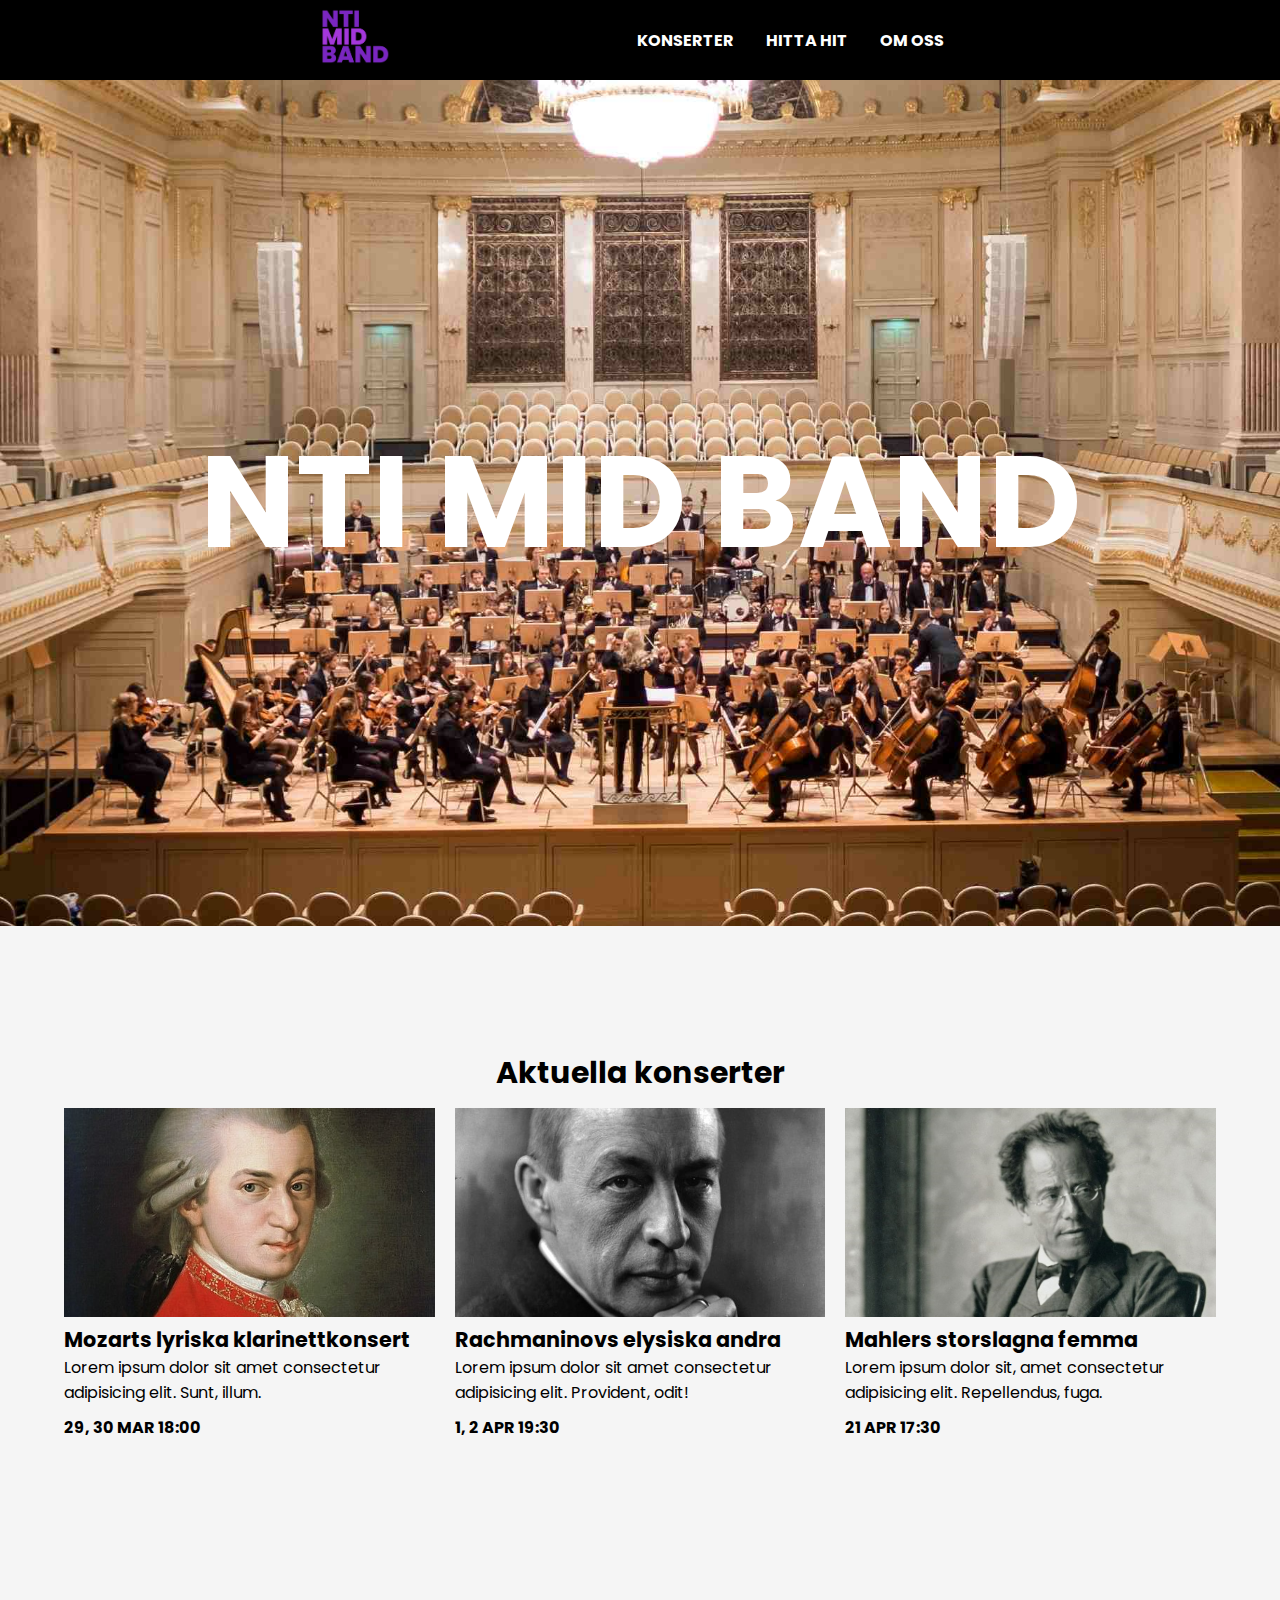
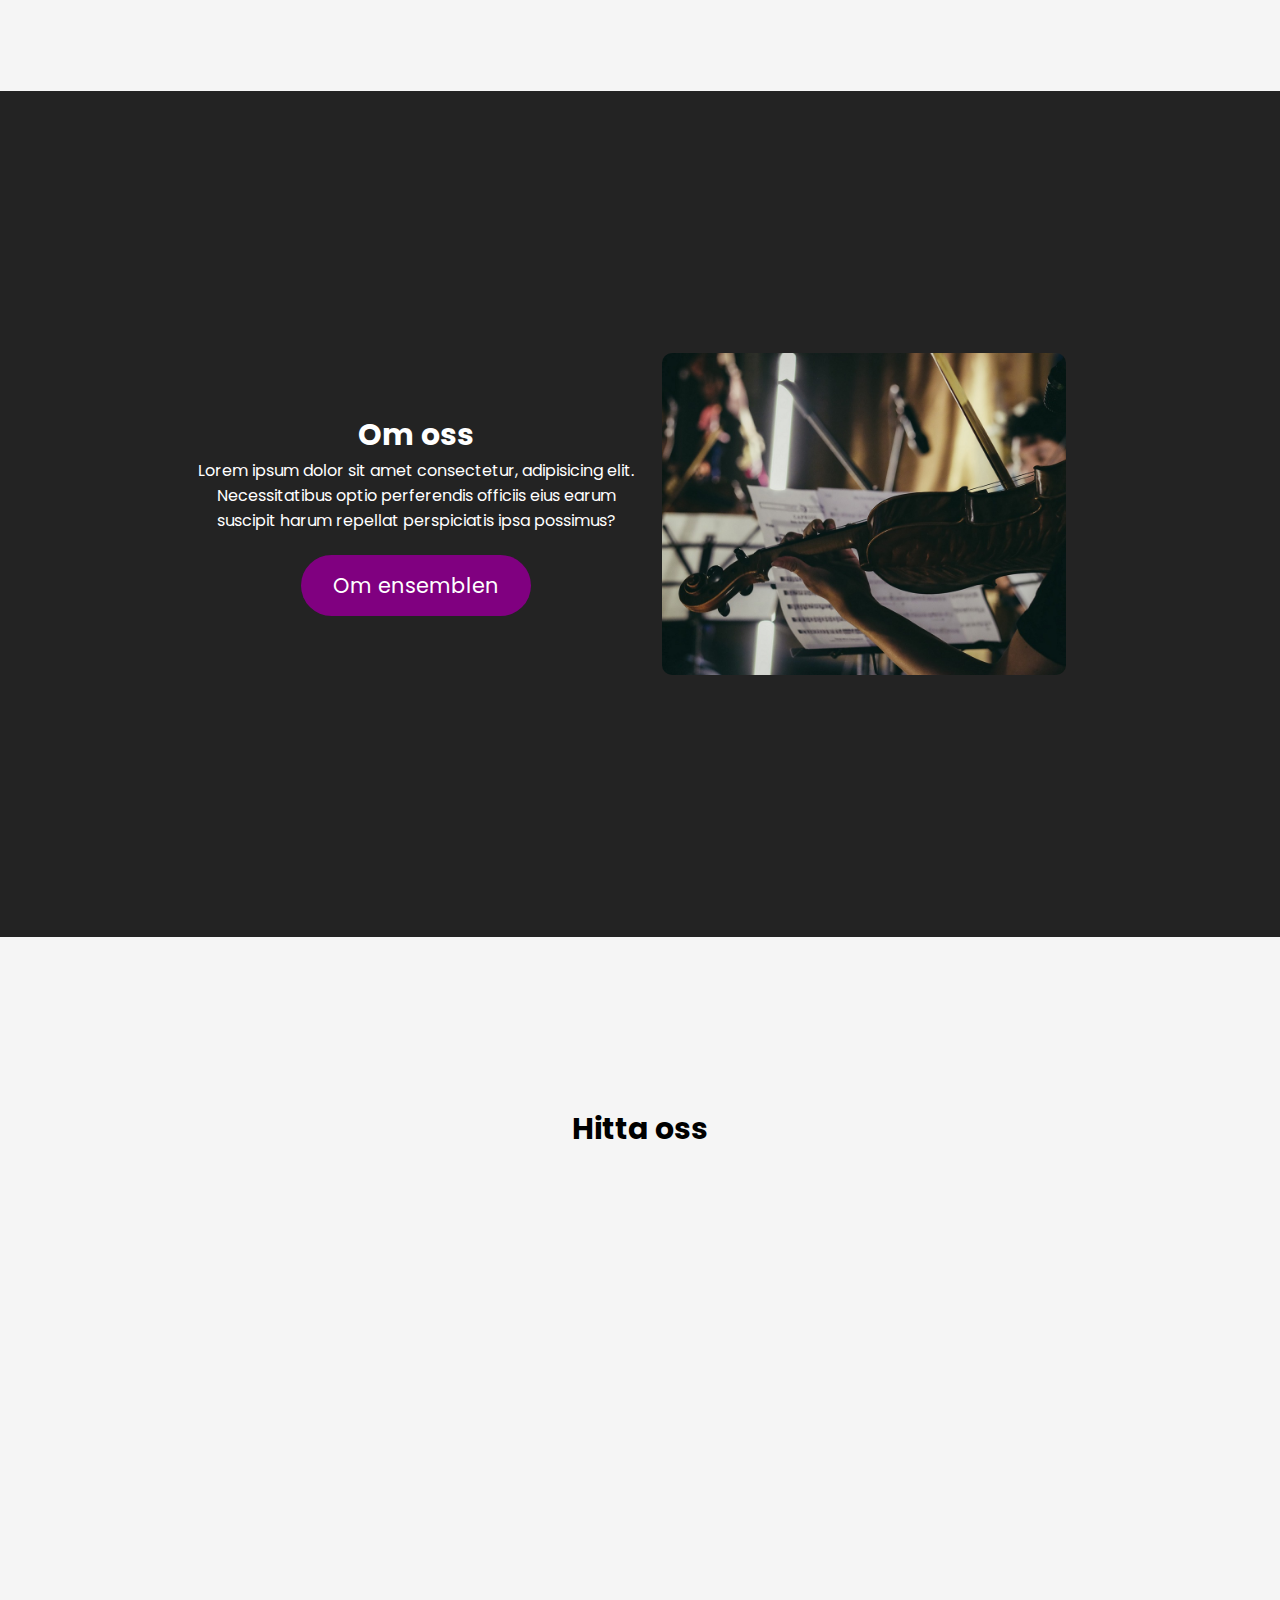
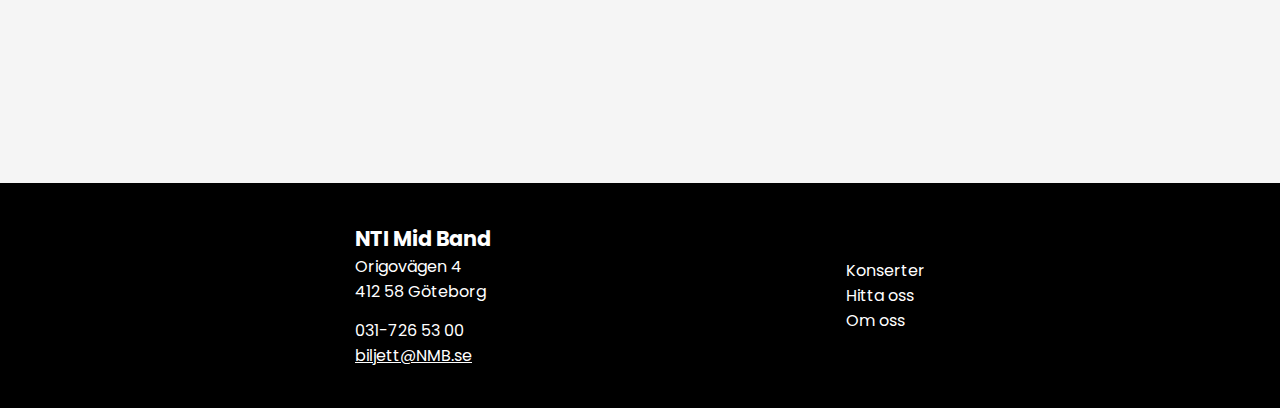
<file: index.html>
<!DOCTYPE html>
<html lang="en">
<head>
    <meta charset="UTF-8">
    <meta http-equiv="X-UA-Compatible" content="IE=edge">
    <meta name="viewport" content="width=device-width, initial-scale=1.0">

    <link rel="stylesheet" href="https://unpkg.com/swiper@8/swiper-bundle.min.css"/>

    <link rel="stylesheet" href="css/style.css">
    <title>NTI Mid Band</title>
    <link rel="icon" href="img/misc/logo_trans_comp.png">
</head>

<body>
  <nav class="top-nav">
    <div>
      <a class="header_link" href="index.html"><img id="logo" src="img/misc/logo_trans_comp.png" alt="logo"></a>
    </div>

    <input id="menu-toggle" type="checkbox"/>

    <label class='menu-button-container' for="menu-toggle">
      <span  
        class='menu-button'>
      </span>
    </label>
  

    <ul class="menu">
        <li><a class="header_link" href="konserter.html">Konserter</a></li>
        <li><a class="header_link" href="hitta_hit.html">Hitta hit</a></li>
        <li><a class="header_link" href="om_oss.html">Om oss</a></li>
    </ul>
  </nav>

  <section id="titel" class="standard_section">
    <h1>NTI MID BAND</h1>
  </section>

  <section class="standard_section konsert_boxer">
    <!-- Desktop -->
    <h2>Aktuella konserter</h2>
    <section class="inner_box index_konserter">
      <article class="konsert_box">
        <img src="img/personer/mozart.jpg" alt="Bild på Mozart">
        <section>
          <h3>Mozarts lyriska klarinettkonsert</h3>
          <p>Lorem ipsum dolor sit amet consectetur adipisicing elit. Sunt, illum.</p>
          <p><strong>29, 30 MAR 18:00</strong></p>

          <button class="konsert_button">Köp biljett</button>        
        </section>
      </article>

      <article class="konsert_box">
        <img src="img/personer/rach.jpg" alt="Bild på Rachmaninov">
        <section>
          <h3>Rachmaninovs elysiska andra </h3>
          <p>Lorem ipsum dolor sit amet consectetur adipisicing elit. Provident, odit!</p>
          <p><strong>1, 2 APR 19:30</strong></p>
          <button class="konsert_button">Köp biljett</button>        
        </section>
      </article>

      <article class="konsert_box">
        <img src="img/personer/mahler.jpg" alt="Bild på Mahler">
        <section>
          <h3>Mahlers storslagna femma</h3>
          <p>Lorem ipsum dolor sit, amet consectetur adipisicing elit. Repellendus, fuga.</p>
          <p><strong>21 APR 17:30</strong></p>
          <button class="konsert_button">Köp biljett</button>        
        </section>
      </article>
    </section>

    <!-- Mobile -->
    <article class="swiper my_swiper">
      <div class="swiper-wrapper">
        <article class="swiper-slide konsert_box">
          <img src="img/personer/mozart.jpg" alt="Bild på Mozart">
          <section>
            <h3>Mozarts lyriska klarinettkonsert</h3>
            <p>Lorem ipsum dolor sit amet consectetur adipisicing elit. Sunt, illum.</p>
            <p><strong>29, 30 MAR 18:00</strong></p>
            <button class="konsert_button">Köp biljett</button>        
          </section>
        </article>
  
        <article class="swiper-slide konsert_box">
          <img src="img/personer/rach.jpg" alt="Bild på Rachmaninov">
          <section>
            <h3>Rachmaninovs elysiska andra </h3>
            <p>Lorem ipsum dolor sit amet consectetur adipisicing elit. Provident, odit!</p>
            <p><strong>1, 2 APR 19:30</strong></p>
            <button class="konsert_button">Köp biljett</button>        
          </section>
        </article>
        <article class="swiper-slide konsert_box">
          <img src="img/personer/mahler.jpg" alt="Bild på Mahler">
          <section>
            <h3>Mahlers storslagna femma</h3>
            <p>Lorem ipsum dolor sit, amet consectetur adipisicing elit. Repellendus, fuga.</p>
            <p><strong>21 APR 17:30</strong></p>

            <button class="konsert_button">Köp biljett</button>        
          </section>
        </article>

      </div>
      <div class="swiper-pagination"></div>
    </article>


  </section>

  <section class="standard_section about_section">
    <article class="inner_box about">
      <section class="left">
        <h2>Om oss</h2>
        <p>Lorem ipsum dolor sit amet consectetur, adipisicing elit. Necessitatibus optio perferendis officiis eius earum suscipit harum repellat perspiciatis ipsa possimus?</p>
        <button id="index_om_oss_button" type="button">Om ensemblen</button>
      </section>
  
      <section class="right">
        <img src="img/orkester/playing.jpg" alt="Bild på violinist notläser">
      </section>
    </article>
  </section>


  <section class="standard_section">
    <article class="inner_box index_hitta">
      <h2>Hitta oss</h2>
      <iframe id="maps" src="https://www.google.com/maps/embed?pb=!1m14!1m8!1m3!1d8530.107811443388!2d11.9747806!3d57.6905167!3m2!1i1024!2i768!4f13.1!3m3!1m2!1s0x464ff30cb0e6c031%3A0x512e1a3cb4192a9!2sNTI%20Gymnasiet%20Johanneberg!5e0!3m2!1ssv!2sse!4v1678868905180!5m2!1ssv!2sse" style="border:0;" allowfullscreen="" loading="lazy" referrerpolicy="no-referrer-when-downgrade"></iframe>  
    </article>
  </section>

  <footer>
    <section>
      <section id="adress">
        <h3>NTI Mid Band</h3>
        <p>Origovägen 4</p>
        <p>412 58 Göteborg</p>
      </section>

      <section>
        <p>031-726 53 00</p>
        <a id="email" href="mailto:biljett@NMB.se">biljett@NMB.se</a>
      </section>
    </section>
    <section>
      <a href="konserter.html">Konserter</a>
      <a href="hitta_hit.html">Hitta oss</a>
      <a href="om_oss.html">Om oss</a>
    </section>
  </footer>

  <script src="https://unpkg.com/swiper@8/swiper-bundle.min.js"></script>
  <script src="js/main.js"></script>
</body>
</html>
</file>
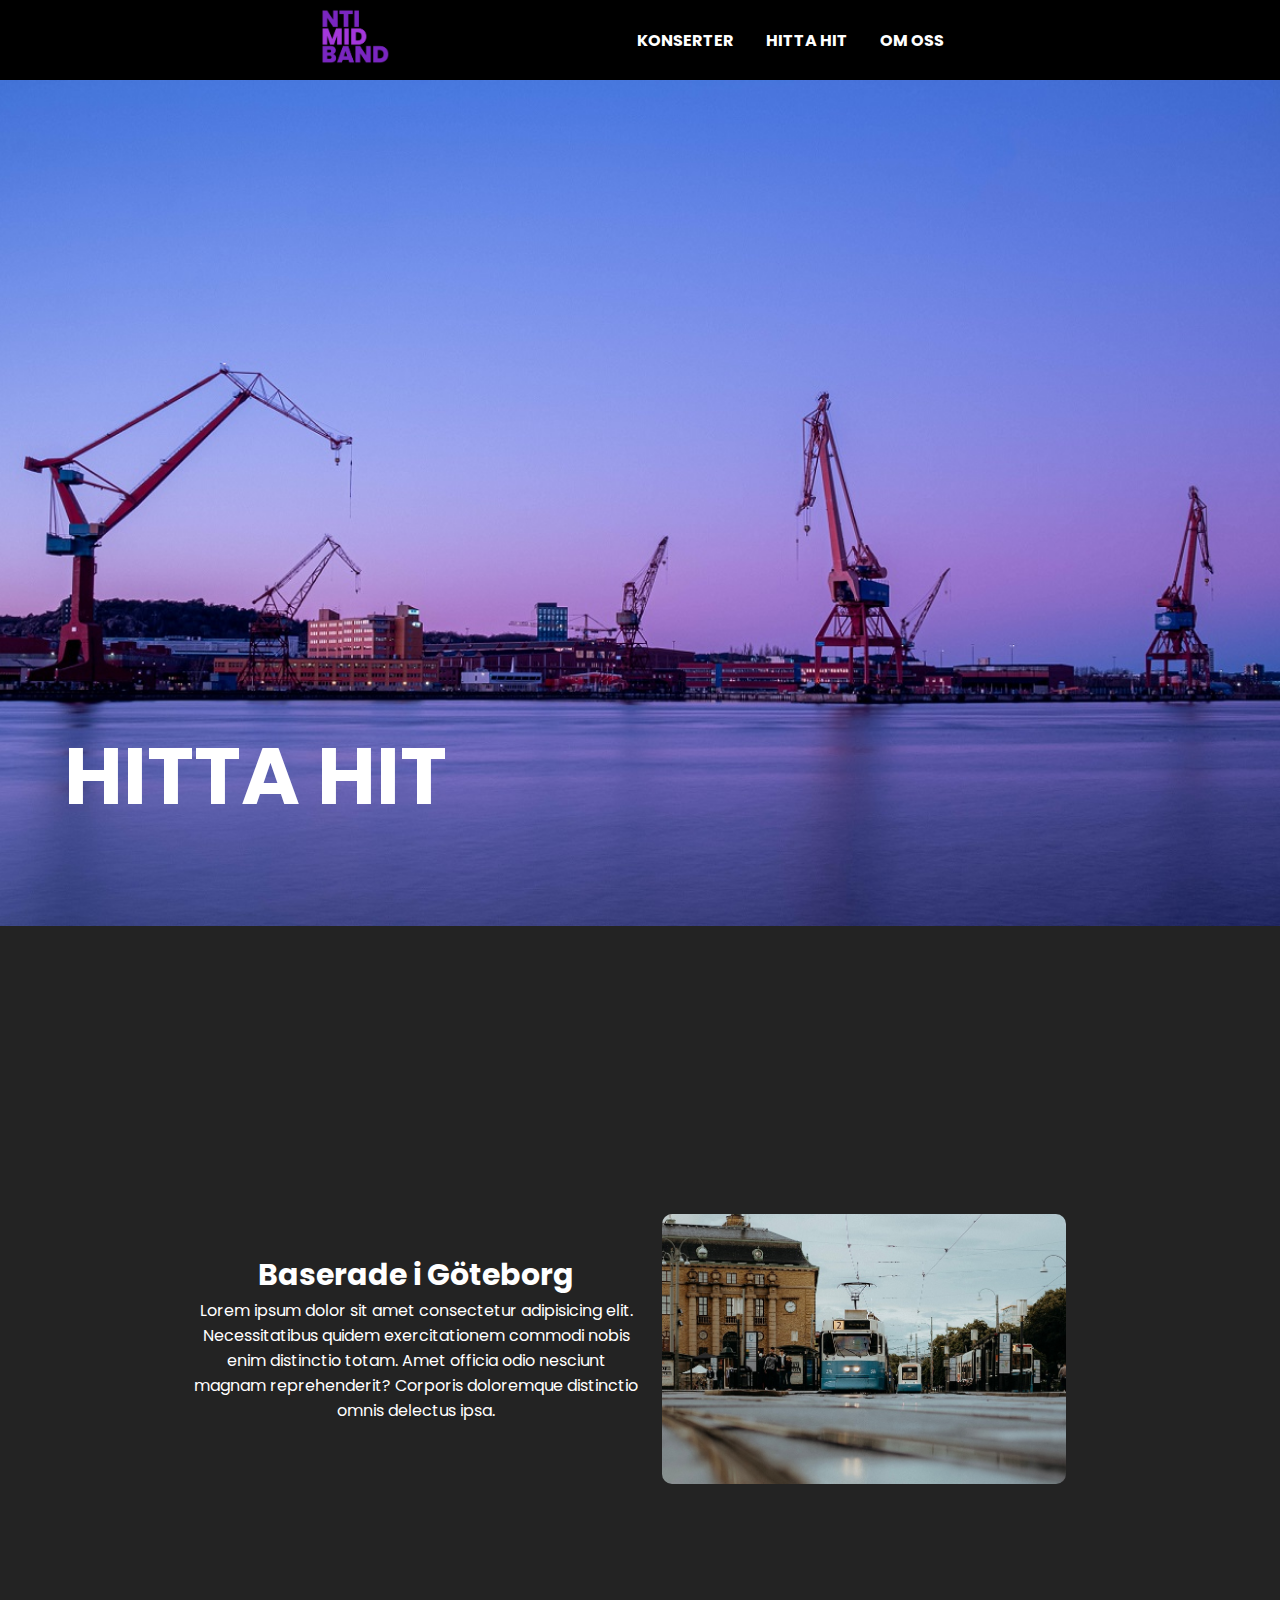
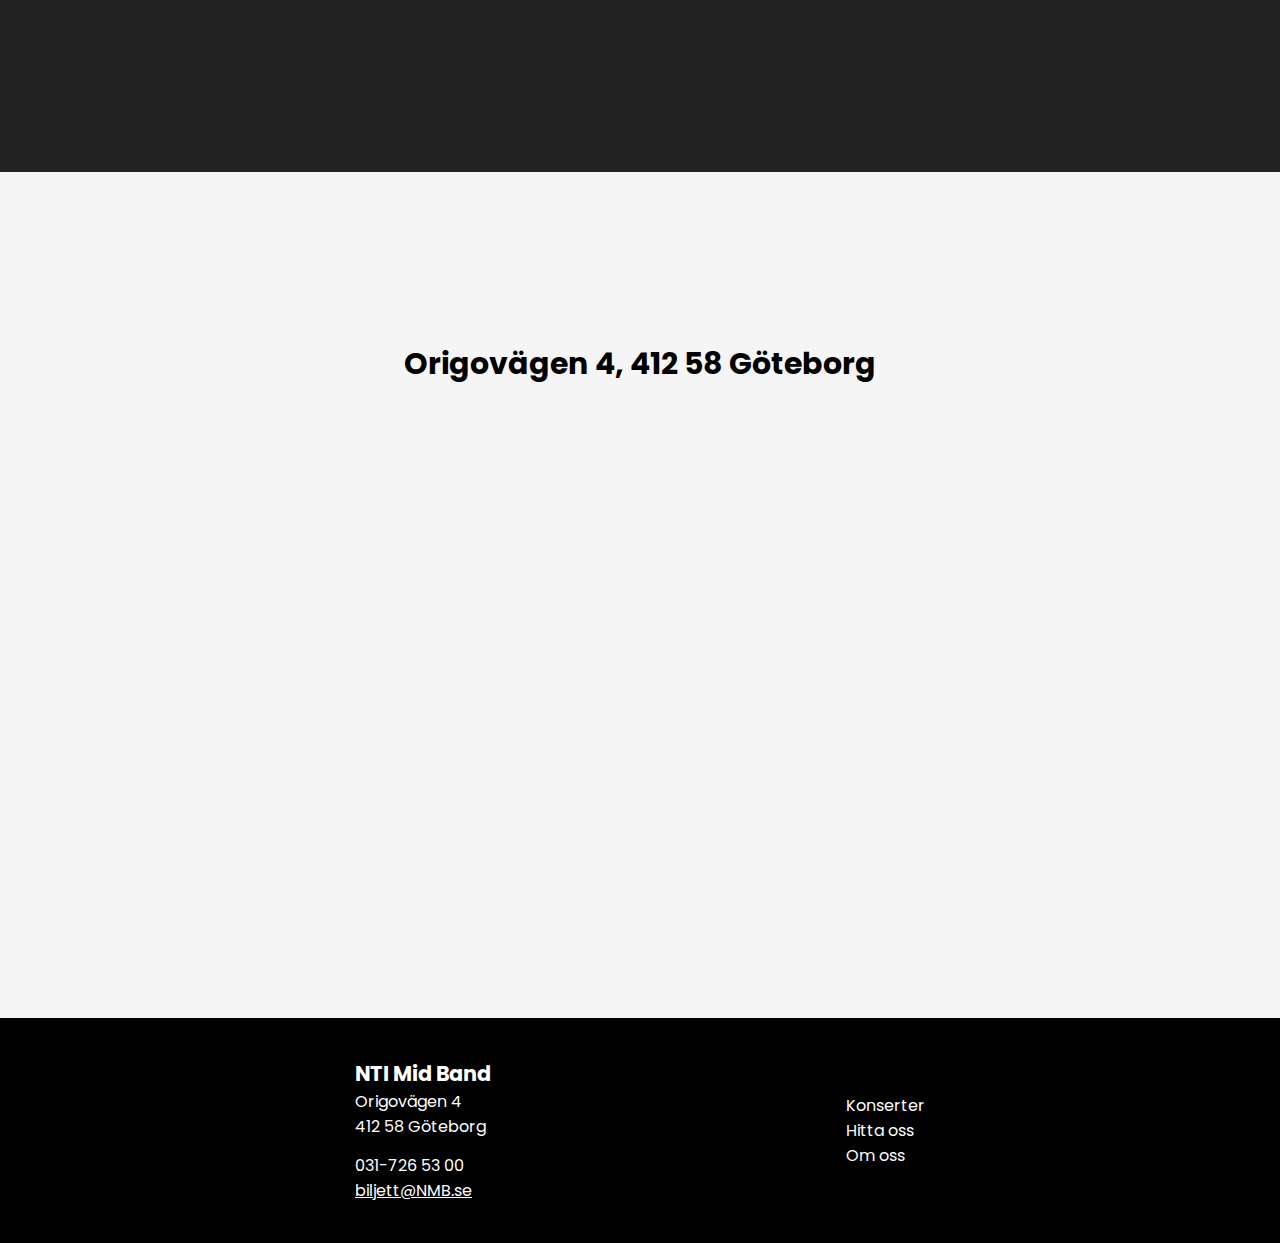
<file: hitta_hit.html>
<!DOCTYPE html>
<html lang="en">
<head>
    <meta charset="UTF-8">
    <meta http-equiv="X-UA-Compatible" content="IE=edge">
    <meta name="viewport" content="width=device-width, initial-scale=1.0">

    <link rel="stylesheet" href="css/style.css">
    <title>Hitta hit</title>
    <link rel="icon" href="img/misc/logo_trans_comp.png">
</head>

<body>
    <nav class="top-nav">
        <div>
          <a class="header_link" href="index.html"><img id="logo" src="img/misc/logo_trans_comp.png" alt="logo"></a>
        </div>
    
        <input id="menu-toggle" type="checkbox"/>
    
        <label class='menu-button-container' for="menu-toggle">
          <span 
            class='menu-button'>
          </span>
        </label>
      
    
        <ul class="menu">
            <li><a class="header_link" href="konserter.html">Konserter</a></li>
            <li><a class="header_link" href="hitta_hit.html">Hitta hit</a></li>
            <li><a class="header_link" href="om_oss.html">Om oss</a></li>
        </ul>
      </nav>

      <section id="hitta_oss_titel" class="standard_section">
        <h1 class="subsidary_h1">HITTA HIT</h1>
      </section>

      <section class="standard_section about_section">
        <article class="inner_box about">
          <section class="left">
            <h2>Baserade i Göteborg</h2>
            <p>Lorem ipsum dolor sit amet consectetur adipisicing elit. Necessitatibus quidem exercitationem commodi nobis enim distinctio totam. Amet officia odio nesciunt magnam reprehenderit? Corporis doloremque distinctio omnis delectus ipsa.</p>
          </section>
      
          <section class="right">
            <img src="img/misc/sparvagn.jpg" alt="Stråksektion som spelar">
          </section>
        </article>
      </section>

      <section class="standard_section">
        <article class="inner_box index_hitta">
          <h2>Origovägen 4, 412 58 Göteborg</h2>
          <iframe id="maps" src="https://www.google.com/maps/embed?pb=!1m14!1m8!1m3!1d8530.107811443388!2d11.9747806!3d57.6905167!3m2!1i1024!2i768!4f13.1!3m3!1m2!1s0x464ff30cb0e6c031%3A0x512e1a3cb4192a9!2sNTI%20Gymnasiet%20Johanneberg!5e0!3m2!1ssv!2sse!4v1678868905180!5m2!1ssv!2sse" style="border:0;" allowfullscreen="" loading="lazy" referrerpolicy="no-referrer-when-downgrade"></iframe>  
        </article>
      </section>

      <footer>
        <section>
          <section id="adress">
            <h3>NTI Mid Band</h3>
            <p>Origovägen 4</p>
            <p>412 58 Göteborg</p>
          </section>
    
          <section>
            <p>031-726 53 00</p>
            <a id="email" href="mailto:biljett@NMB.se">biljett@NMB.se</a>
          </section>
        </section>
        <section>
          <a href="konserter.html">Konserter</a>
          <a href="hitta_hit.html">Hitta oss</a>
          <a href="om_oss.html">Om oss</a>
        </section>
      </footer>    
</body>
</html>
</file>
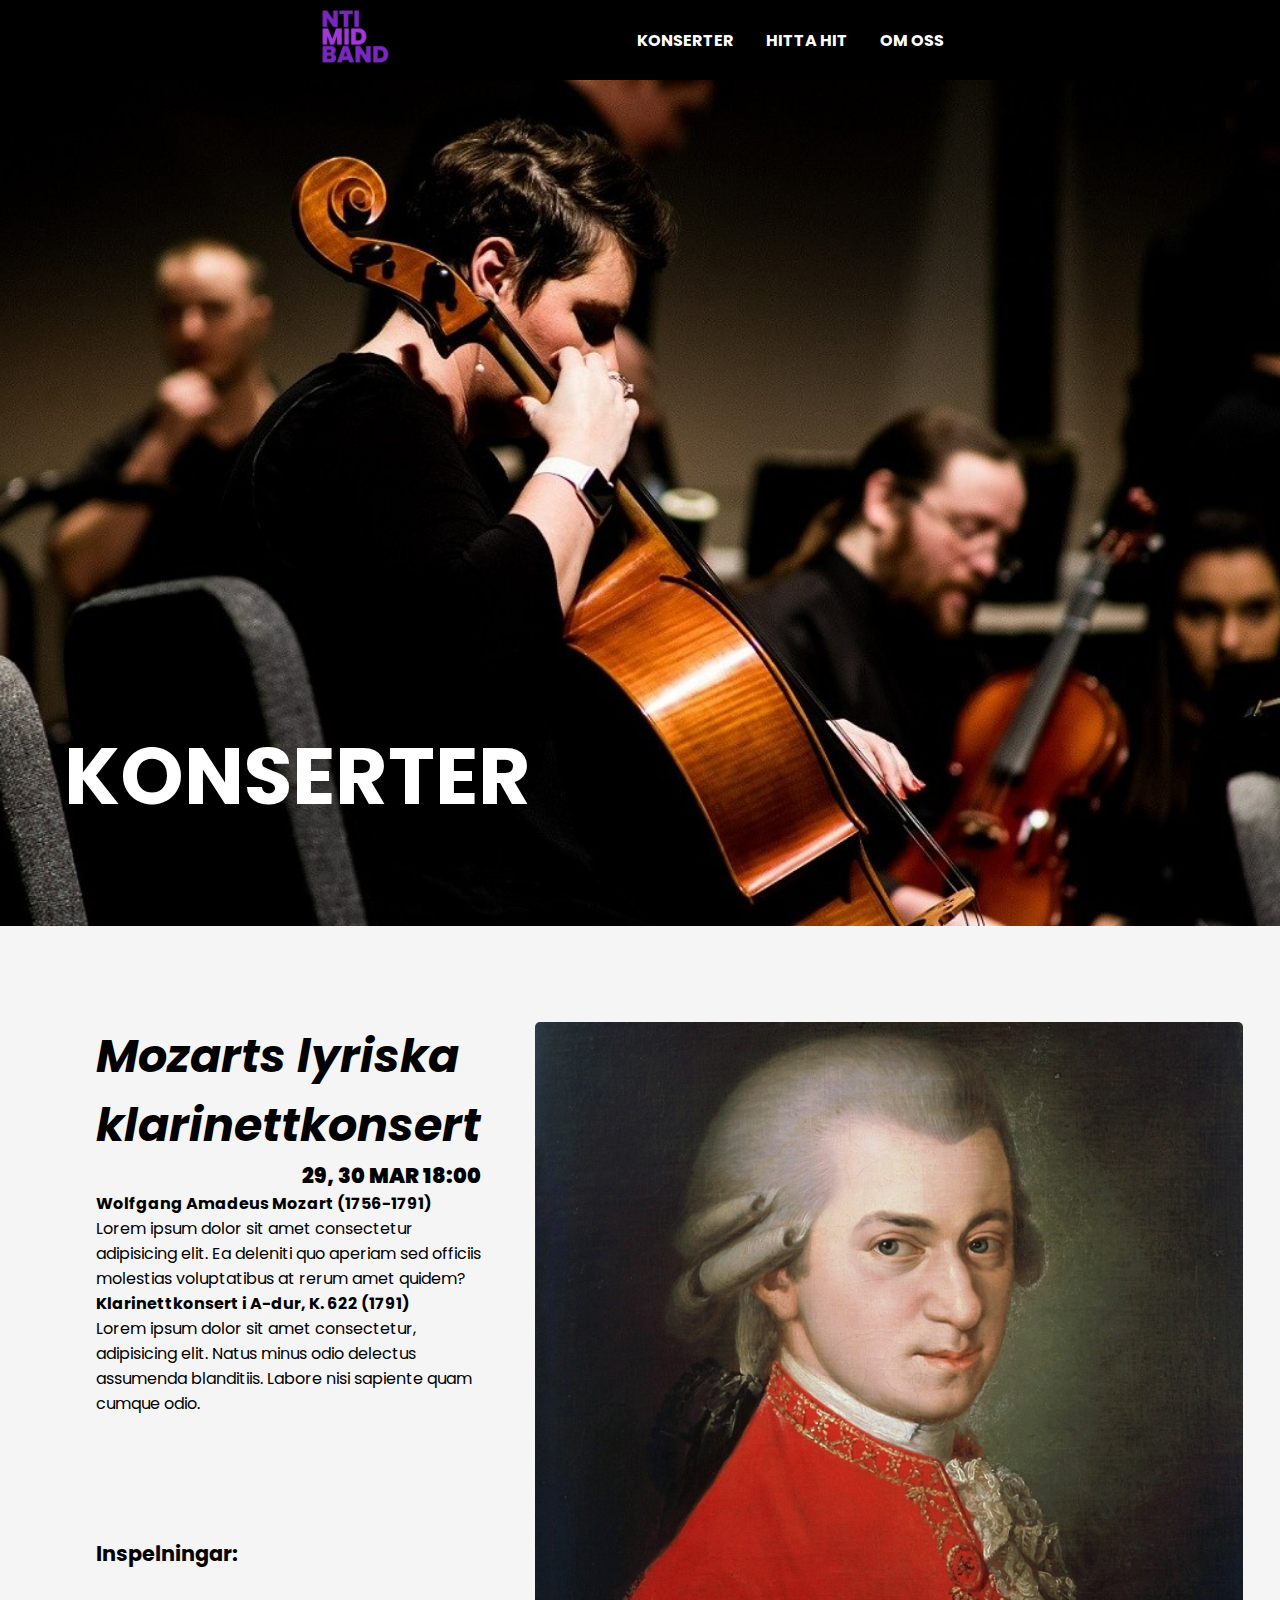
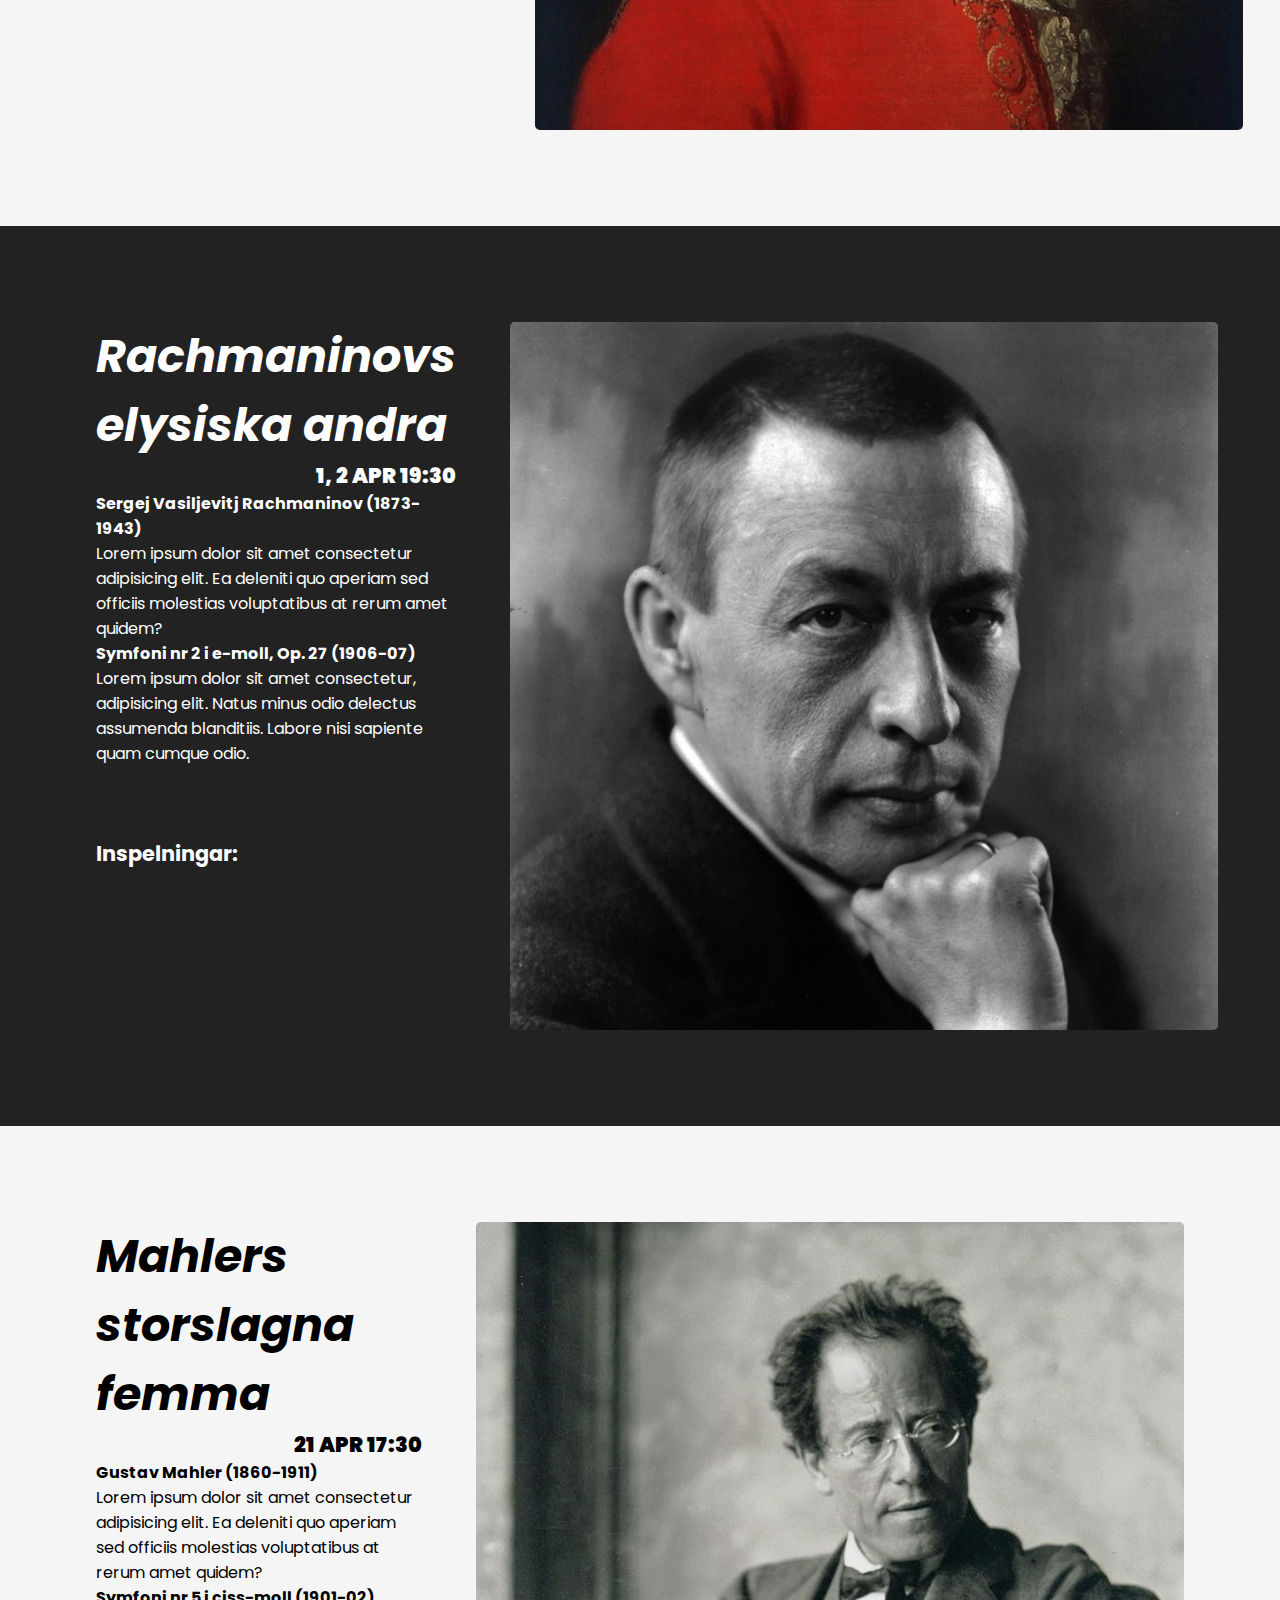
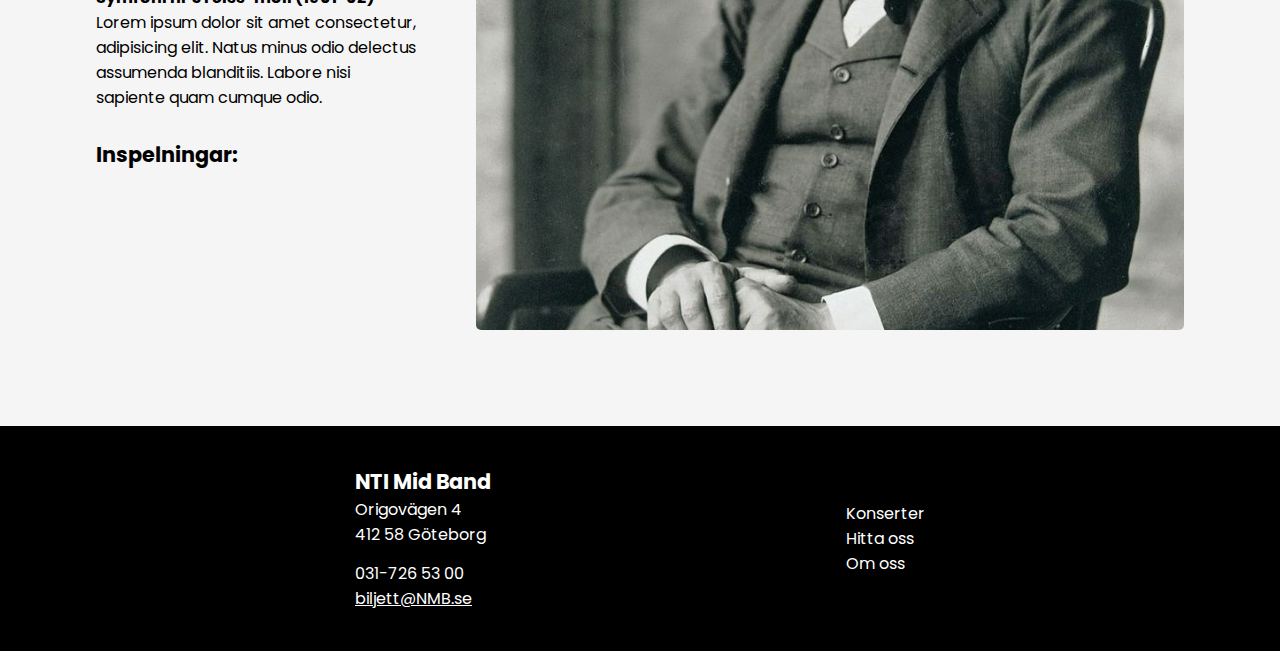
<file: konserter.html>
<!DOCTYPE html>
<html lang="en">
<head>
    <meta charset="UTF-8">
    <meta http-equiv="X-UA-Compatible" content="IE=edge">
    <meta name="viewport" content="width=device-width, initial-scale=1.0">

    <link rel="stylesheet" href="css/style.css">
    <title>Konserter</title>
    <link rel="icon" href="img/misc/logo_trans_comp.png">
</head>
<body>
    <nav class="top-nav">
        <div>
          <a class="header_link" href="index.html"><img id="logo" src="img/misc/logo_trans_comp.png" alt="logo"></a>
        </div>
    
        <input id="menu-toggle" type="checkbox"/>
    
        <label class='menu-button-container' for="menu-toggle">
          <span 
            class='menu-button'>
          </span>
        </label>
      
    
        <ul class="menu">
            <li><a class="header_link" href="konserter.html">Konserter</a></li>
            <li><a class="header_link" href="hitta_hit.html">Hitta hit</a></li>
            <li><a class="header_link" href="om_oss.html">Om oss</a></li>
        </ul>
    </nav>

    <section id="konserter_titel" class="standard_section">
      <h1 id="konserter_h1" class="subsidary_h1">KONSERTER</h1>
    </section>

    <article class="konsert_article" id="konsert_mozart">
      <section>
        <h2><i>Mozarts lyriska klarinettkonsert</i></h2>
        <h3 class="konsert_datum"><strong>29, 30 MAR 18:00</strong></h3>
        <h4>Wolfgang Amadeus Mozart (1756-1791)</h4>
        <p>Lorem ipsum dolor sit amet consectetur adipisicing elit. Ea deleniti quo aperiam sed officiis molestias voluptatibus at rerum amet quidem?</p>

        <h4>Klarinettkonsert i A-dur, K. 622 (1791)</h4>
        <p>Lorem ipsum dolor sit amet consectetur, adipisicing elit. Natus minus odio delectus assumenda blanditiis. Labore nisi sapiente quam cumque odio.</p>

        <article class="inspelningar">
          <h3>Inspelningar:</h3>
          <iframe src="https://open.spotify.com/embed/album/4OKpa6vVWkqHQu8SeuJHip?utm_source=generator&theme=0" width="100%" height="352" allowfullscreen="" allow="autoplay; clipboard-write; encrypted-media; fullscreen; picture-in-picture" loading="lazy"></iframe>
        </article>
      </section>
      <img class="konsert_img_right" src="img/personer/mozart_square.jpg" alt="Bild på Mozart">
    </article>

    <article class="konsert_article" id="konsert_rach">
      <section>
        <h2><i>Rachmaninovs elysiska andra</i></h2>
        <h3 class="konsert_datum"><strong>1, 2 APR 19:30</strong></h3>
        <h4>Sergej Vasiljevitj Rachmaninov (1873-1943)</h4>
        <p>Lorem ipsum dolor sit amet consectetur adipisicing elit. Ea deleniti quo aperiam sed officiis molestias voluptatibus at rerum amet quidem?</p>

        <h4>Symfoni nr 2 i e-moll, Op. 27 (1906-07)</h4>
        <p>Lorem ipsum dolor sit amet consectetur, adipisicing elit. Natus minus odio delectus assumenda blanditiis. Labore nisi sapiente quam cumque odio.</p>

        <article class="inspelningar">
          <h3>Inspelningar:</h3>
          <iframe src="https://open.spotify.com/embed/album/4B5Gzemxj0Adg1LCMN9PVp?utm_source=generator" width="100%" height="352" allowfullscreen="" allow="autoplay; clipboard-write; encrypted-media; fullscreen; picture-in-picture" loading="lazy"></iframe>
        </article>
      </section>
      <img class="konsert_img_right" src="img/personer/rach_square.jpg" alt="Bild på Mozart">
    </article>

    <article class="konsert_article" id="konsert_mahler">
      <section>
        <h2><i>Mahlers storslagna femma</i></h2>
        <h3 class="konsert_datum"><strong>21 APR 17:30</strong></h3>
        <h4>Gustav Mahler (1860-1911)</h4>
        <p>Lorem ipsum dolor sit amet consectetur adipisicing elit. Ea deleniti quo aperiam sed officiis molestias voluptatibus at rerum amet quidem?</p>

        <h4>Symfoni nr 5 i ciss-moll (1901-02)</h4>
        <p>Lorem ipsum dolor sit amet consectetur, adipisicing elit. Natus minus odio delectus assumenda blanditiis. Labore nisi sapiente quam cumque odio.</p>

        <article class="inspelningar">
          <h3>Inspelningar:</h3>
          <iframe src="https://open.spotify.com/embed/album/2mxjaerL9JdNbLnGdCfh8Q?utm_source=generator" width="100%" height="352" allowfullscreen="" allow="autoplay; clipboard-write; encrypted-media; fullscreen; picture-in-picture" loading="lazy"></iframe>   </article>
      </section>
      <img class="konsert_img_right" src="img/personer/mahler_square.jpg" alt="Bild på Mozart">
    </article>

    <footer>
        <section>
          <section id="adress">
            <h3>NTI Mid Band</h3>
            <p>Origovägen 4</p>
            <p>412 58 Göteborg</p>
          </section>
    
          <section>
            <p>031-726 53 00</p>
            <a id="email" href="mailto:biljett@NMB.se">biljett@NMB.se</a>
          </section>
        </section>
        <section>
          <a href="konserter.html">Konserter</a>
          <a href="hitta_hit.html">Hitta oss</a>
          <a href="om_oss.html">Om oss</a>
        </section>
      </footer>
</body>
</html>
</file>
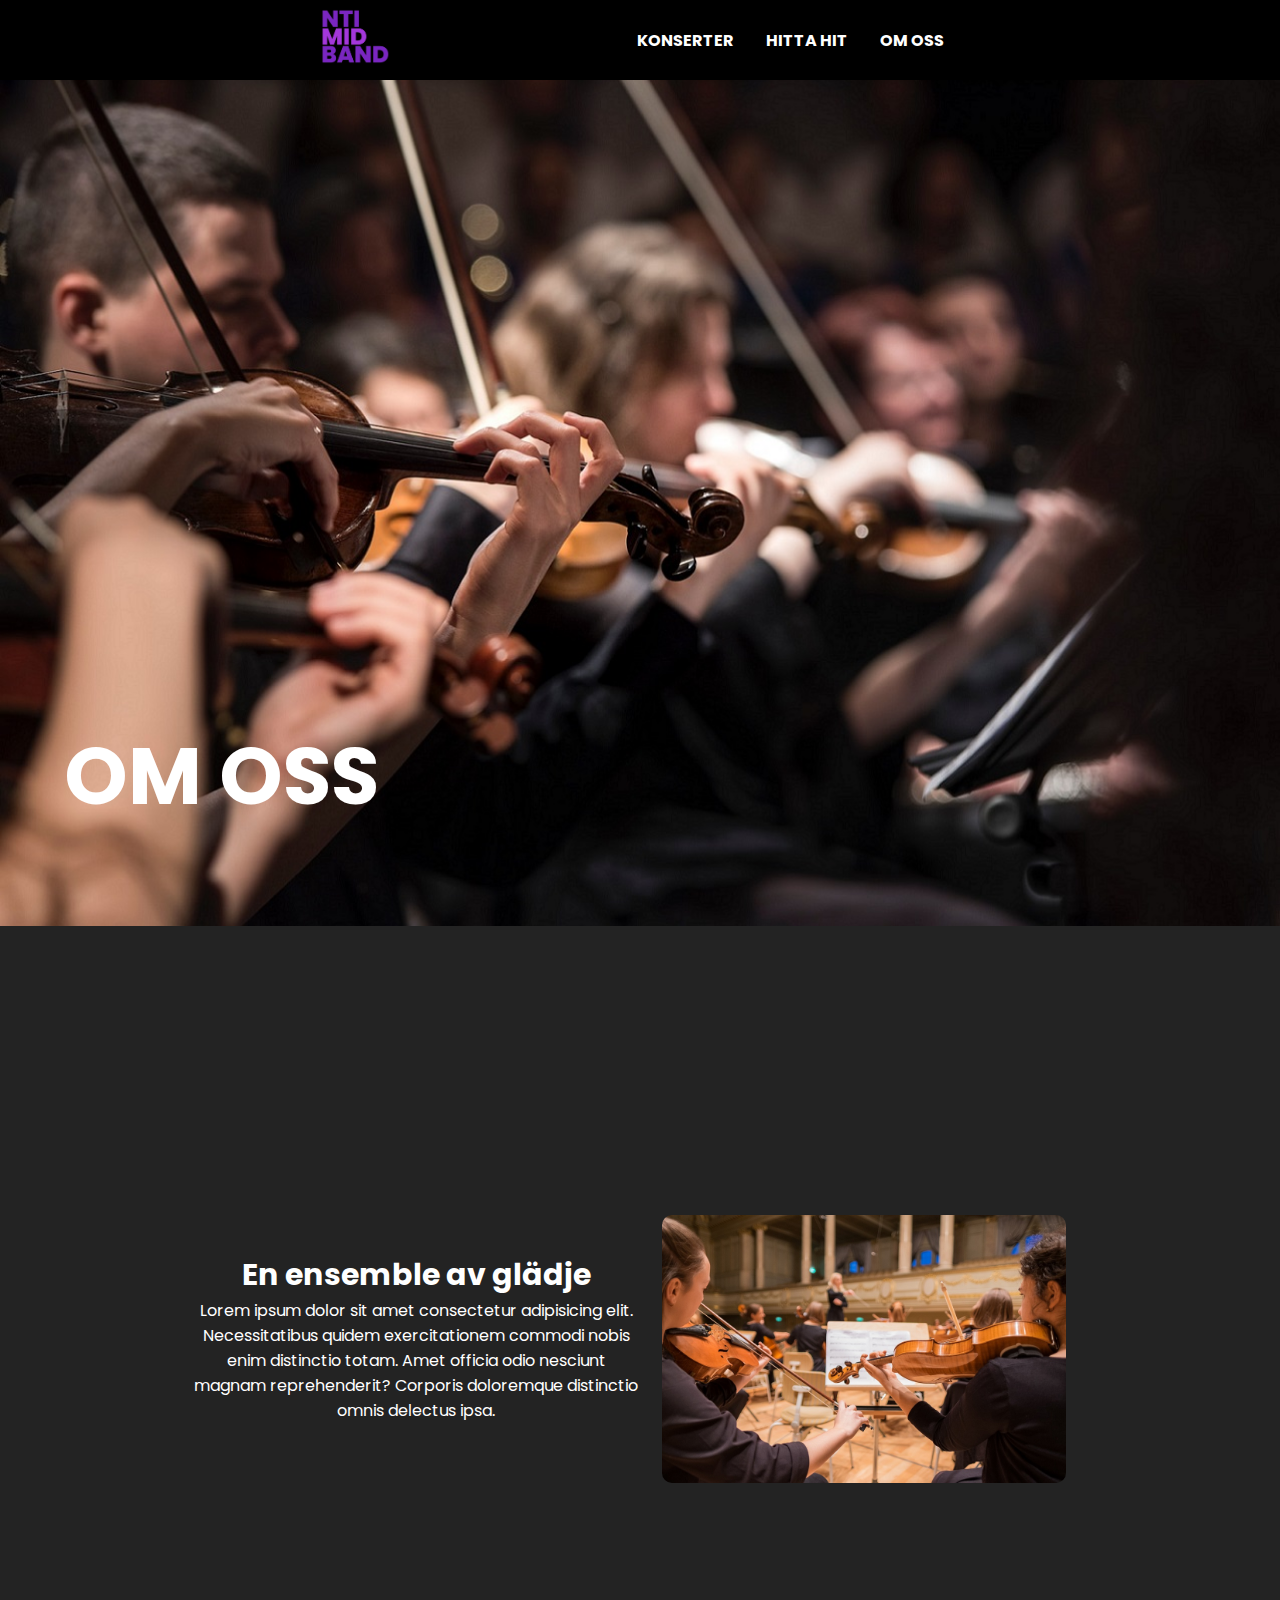
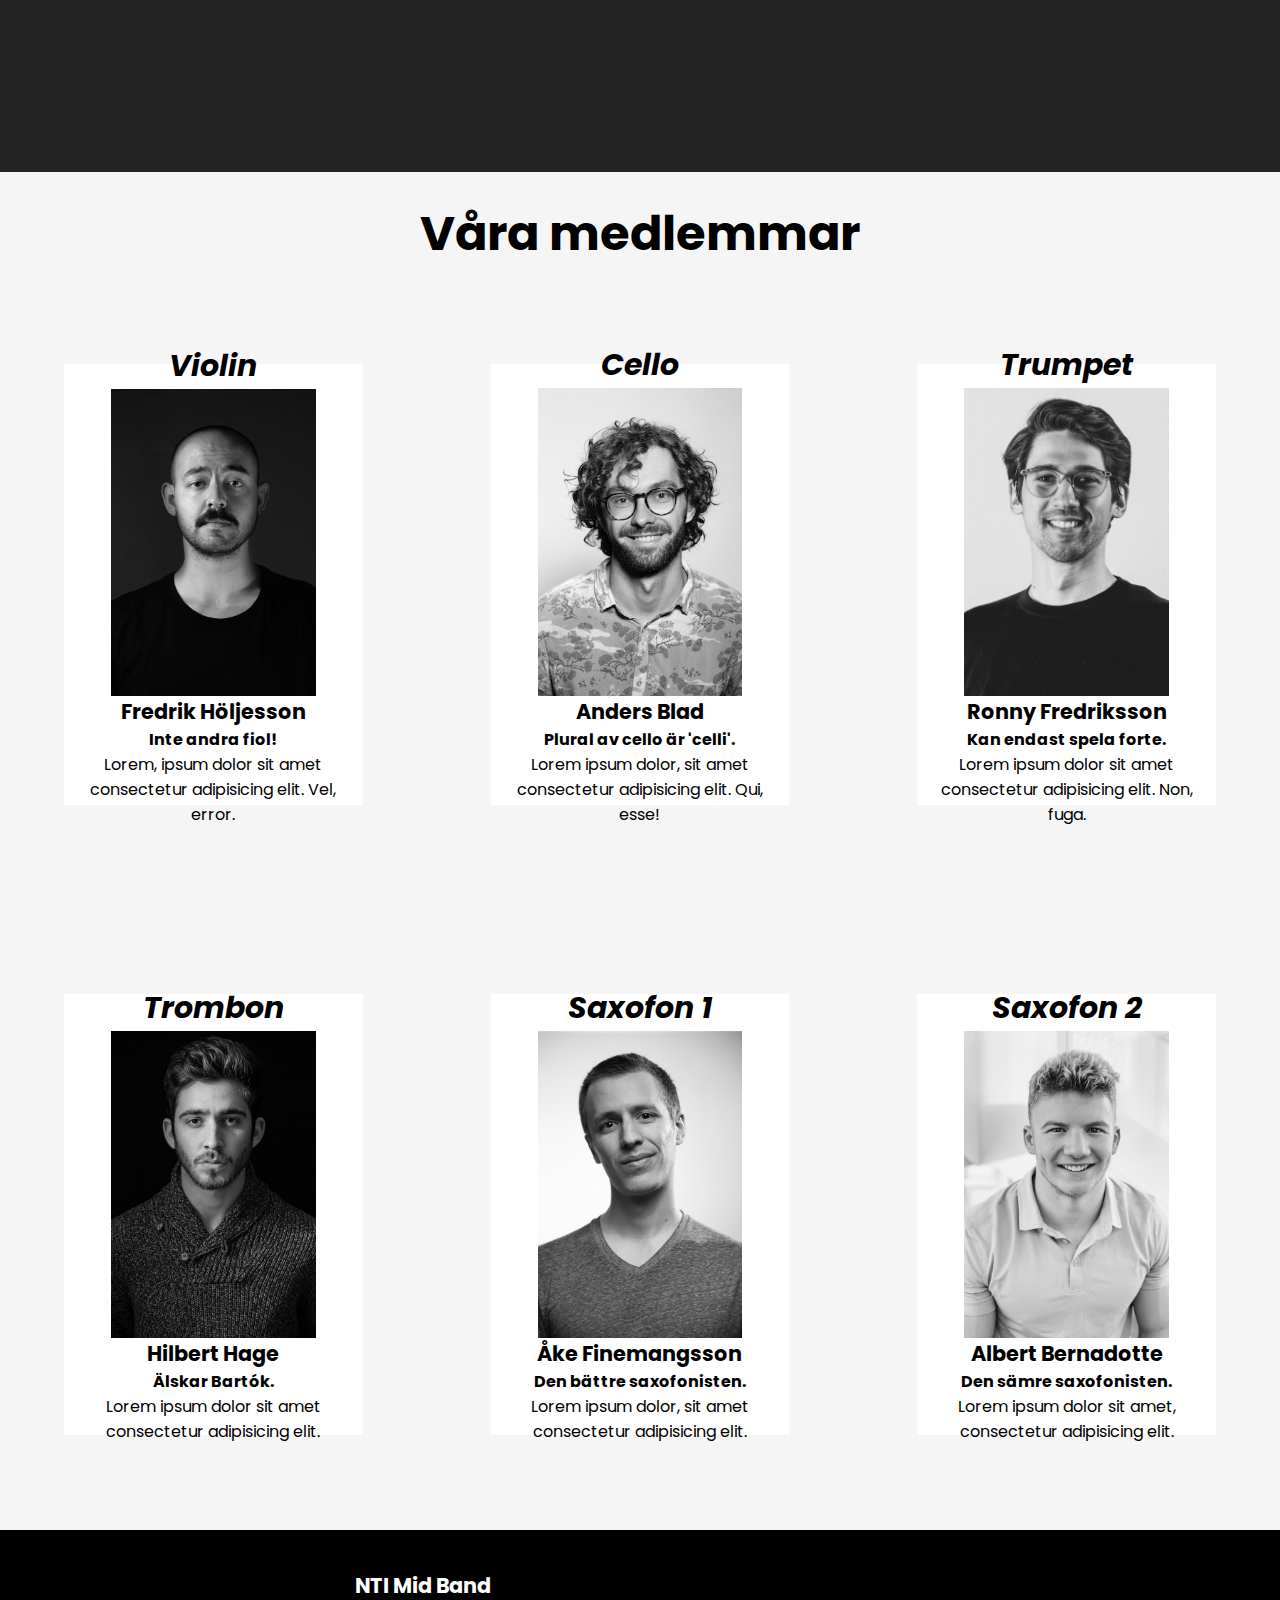
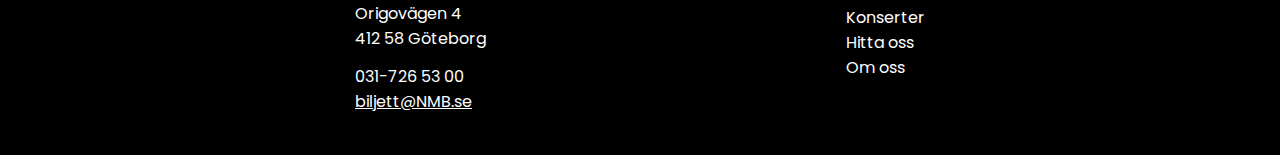
<file: om_oss.html>
<!DOCTYPE html>
<html lang="en">
<head>
    <meta charset="UTF-8">
    <meta http-equiv="X-UA-Compatible" content="IE=edge">
    <meta name="viewport" content="width=device-width, initial-scale=1.0">
    
    <link rel="stylesheet" href="css/style.css">
    <title>Om oss</title>
    <link rel="icon" href="img/misc/logo_trans_comp.png">
</head>

<body>
    <nav class="top-nav">
        <div>
          <a class="header_link" href="index.html"><img id="logo" src="img/misc/logo_trans_comp.png" alt="logo"></a>
        </div>
    
        <input id="menu-toggle" type="checkbox"/>
    
        <label class='menu-button-container' for="menu-toggle">
          <span 
            class='menu-button'>
          </span>
        </label>
      
    
        <ul class="menu">
            <li><a class="header_link" href="konserter.html">Konserter</a></li>
            <li><a class="header_link" href="hitta_hit.html">Hitta hit</a></li>
            <li><a class="header_link" href="om_oss.html">Om oss</a></li>
        </ul>
      </nav>

      <section id="om_oss_titel" class="standard_section">
        <h1 class="subsidary_h1">OM OSS</h1>
      </section> 

      <section class="standard_section about_section">
        <article class="inner_box about">
          <section class="left">
            <h2>En ensemble av glädje</h2>
            <p>Lorem ipsum dolor sit amet consectetur adipisicing elit. Necessitatibus quidem exercitationem commodi nobis enim distinctio totam. Amet officia odio nesciunt magnam reprehenderit? Corporis doloremque distinctio omnis delectus ipsa.</p>
          </section>
      
          <section class="right">
            <img src="img/orkester/spelande.jpg" alt="Stråksektion som spelar">
          </section>
        </article>
      </section>

      <section id="vara_medlemmar">
        <h1>Våra medlemmar</h1>
        <section id="grid_wrapper_om_oss">
          <section id="violin" class="om_oss_profil_outer">
              <article class="om_oss_profil_inner">
                  <h2><i>Violin</i></h2>
                  <img src="img/personer/violin.jpg" alt="gubbe">
                  <h3>Fredrik Höljesson</h3>
                  <h4>Inte andra fiol!</h4>
                  <p>Lorem, ipsum dolor sit amet consectetur adipisicing elit. Vel, error.</p>
              </article>
          </section>
          <section id="cello" class="om_oss_profil_outer">
              <article class="om_oss_profil_inner">
                  <h2><i>Cello</i></h2>
                  <img src="img/personer/cello.jpg" alt="gubbe">
                  <h3>Anders Blad</h3>
                  <h4>Plural av cello är 'celli'.</h4>
                  <p>Lorem ipsum dolor, sit amet consectetur adipisicing elit. Qui, esse!</p>
              </article>
          </section>
          <section id="trumpet" class="om_oss_profil_outer">
              <article class="om_oss_profil_inner">
                  <h2><i>Trumpet</i></h2>
                  <img src="img/personer/trumpet.jpg" alt="gubbe">
                  <h3>Ronny Fredriksson</h3>
                  <h4>Kan endast spela forte.</h4>
                  <p>Lorem ipsum dolor sit amet consectetur adipisicing elit. Non, fuga.</p>
              </article>
          </section>
          <section id="trombon" class="om_oss_profil_outer">
              <article class="om_oss_profil_inner">
                  <h2><i>Trombon</i></h2>
                  <img src="img/personer/trombon.jpg" alt="gubbe">
                  <h3>Hilbert Hage</h3>
                  <h4>Älskar Bartók.</h4>
                  <p>Lorem ipsum dolor sit amet consectetur adipisicing elit.</p>
              </article>
          </section>
          <section id="saxofon1" class="om_oss_profil_outer">
              <article class="om_oss_profil_inner">
                  <h2><i>Saxofon 1</i></h2>
                  <img src="img/personer/saxofon1.jpg" alt="gubbe">
                  <h3>Åke Finemangsson</h3>
                  <h4>Den bättre saxofonisten.</h4>
                  <p>Lorem ipsum dolor, sit amet consectetur adipisicing elit.</p>
              </article>
          </section>
          <section id="saxofon2" class="om_oss_profil_outer">
              <article class="om_oss_profil_inner">
                  <h2><i>Saxofon 2</i></h2>
                  <img src="img/personer/saxofon2.jpg" alt="gubbe">
                  <h3>Albert Bernadotte</h3>
                  <h4>Den sämre saxofonisten.</h4>
                  <p>Lorem ipsum dolor sit amet, consectetur adipisicing elit.</p>
              </article>
          </section>  
        </section>
      </section>

      <footer>
        <section>
          <section id="adress">
            <h3>NTI Mid Band</h3>
            <p>Origovägen 4</p>
            <p>412 58 Göteborg</p>
          </section>
    
          <section>
            <p>031-726 53 00</p>
            <a id="email" href="mailto:biljett@NMB.se">biljett@NMB.se</a>
          </section>
        </section>
        <section>
          <a href="konserter.html">Konserter</a>
          <a href="hitta_hit.html">Hitta oss</a>
          <a href="om_oss.html">Om oss</a>
        </section>
      </footer>

      <script src="js/main2.js"></script>
</body>
</html>
</file>
<file: css/style.css>
@import url('https://fonts.googleapis.com/css2?family=Poppins&display=swap');

/* variabler */
:root {
  --nav_height: 80px;
}

/* allmänt */
* {
  box-sizing: border-box;
  font-family: 'Poppins', sans-serif;
  padding: 0;
  margin: 0;
}

html, body {
  font-size: 100%;

  margin: 0;
  height: 100%;
  background-color: whitesmoke;
}

iframe {
  border: 0px;
  border-radius: 12px;
}

h1{
  color: white;
  font-size: 8em;
  text-align: center;
}

h2 {
  font-size: 1.875em;

}

h3 {
  font-size: 1.3em;
}

p {
  font-size: 1em;
}

.subsidary_h1 {
  color: white;
  position: absolute;
  font-size: 5em;
  left: 0;
  bottom: 0;
  margin-left: 5%;
  margin-bottom: 5%;

}

/* Nav och meny */

.top-nav {
  display: flex;
  flex-direction: row;
  align-items: center;
  justify-content: space-between;
  
  background-color: #00BAF0;
  background: black;
  color: #FFF;

  height: var(--nav_height);
  padding: 1em;
  padding-right: 25%;
  padding-left: 25%;
}

.menu {
  display: flex;
  flex-direction: row;
  list-style-type: none;
  margin: 0;
  padding: 0;
}

.menu > li {
  margin: 0 1rem;
  overflow: hidden;
}

.menu-button-container {
  display: none;
  height: 100%;
  width: 30px;
  cursor: pointer;
  flex-direction: column;
  justify-content: center;
  align-items: center; 
}

#menu-toggle {
  display: none;
}

.menu-button,
.menu-button::before,
.menu-button::after {
  display: block;
  background-color: #fff;
  position: absolute;
  height: 4px;
  width: 30px;
  transition: transform 400ms cubic-bezier(0.23, 1, 0.32, 1);
  border-radius: 2px;
}

.menu-button::before {
  content: '';
  margin-top: -8px;
}

.menu-button::after {
  content: '';
  margin-top: 8px;
}

#menu-toggle:checked + .menu-button-container .menu-button::before {
  margin-top: 0px;
  transform: rotate(405deg);
}

#menu-toggle:checked + .menu-button-container .menu-button {
  background: rgba(255, 255, 255, 0);
}

#menu-toggle:checked + .menu-button-container .menu-button::after {
  margin-top: 0px;
  transform: rotate(-405deg);
}

/* Meny over */


.header_link {

  text-decoration: none;
  color: white;
  font-weight: bold;
  text-transform: uppercase;
}

.header_link:hover {
  color: rgb(177, 177, 177);
}


#logo {
  width: 70px;
  height: auto;
}

/* nav slut */

.standard_section {
  height: 94vh;
  width: 100%;

  display: flex;
  justify-content: center;
  align-items: center;
}

#titel
{
  background-image: url("../img/orkester/orchestra.jpg");
  background-color: #cccccc;
  background-repeat: no-repeat;
  background-size: cover;
  background-position: center;
}

/* index om oss */

.inner_box {
  width: 70%;
  height: 60%;
  position: relative;
}

.left_section {
  width: 50%;
  height: 100%;
}

.right_section {
  width: 50%;
  height: 100%;
}


/* index about section --------------------------------------- */

.about_section {
  display: flex;
  flex-direction: row;
  justify-content: space-evenly;

  background-color: rgba(35, 35, 35, 1);
}

.left {
  height: 100%;
  width: 50%;

  left: 0;

  display: flex;
  flex-direction: column;
  justify-content: center;
  align-items: center;

}

.left h2 {
  color: white;
}

.left p {
  color: white;
  text-align: center;

  margin-bottom: 5%;
}

.left button {
  background-color: purple;
  color: white;

  border: none;
  border-radius: 40px;

  text-align: center;
  text-decoration: none;

  font-size: 1.3em;

  padding: 15px 32px;
  transition-duration: 0.4s;
  cursor: pointer;
}

.left button:hover {
  background-color: black;
}

.right {
  height: 100%;
  width: 50%;

  right: 0;

  display: flex;
  flex-direction: column;
  justify-content: center;
  align-items: center;
}

.right img {
  width: 90%;
  height: auto;
  border-radius: 10px;
}

.about {
  display: flex;
  flex-direction: row;
  justify-content: space-evenly;
}

/* index about section end--------------------------------------- */

.konsert_boxer {
  height: 85vh;

  display: flex;
  flex-direction: column;
  justify-content: center;
  align-items: center;
}

.konsert_boxer h2 {
  margin-bottom: 1%;
}

.index_konserter {
  width: 90%;


  display: flex;
  flex-direction: row;
  justify-content: center;
  align-items: center;

  gap: 20px;
}

.konsert_box {
  width: 100%;
  height: 100%;
  transition: height 400ms cubic-bezier(0.23, 1, 0.32, 1);
}

.konsert_box img {
  width: 100%
}

.konsert_box section {
  width: 100%;
  height: 50%;
  position: relative;
}

.konsert_box p {
  word-wrap: break-word;
  margin-bottom: 10px;
}

.konsert_box button {
  position: absolute;
  bottom: 0;
  left: -5px;
  width: 100%;

  margin: 5px;

  height: 2em;
  display: none;
  background-color: purple;
  color: white;

  border: none;

  text-align: center;
  font-weight: bold;
  font-size: 1.2em;

  transition-duration: 0.4s;
  cursor: pointer;
}

.konsert_box button:hover {
  background-color: black;
}

.konsert_box:hover button {
  display: inline-block;
}

/* ----------------------------------------------- */

.index_hitta {
  display: flex;
  flex-direction: column;

  justify-content: center;
  align-items: center;
}

.index_hitta h2 {
  margin-bottom: 2%;
}

#maps {
  width: 90%;
  height: 100%;
  border-radius: 20px;
}

/* footer begin -------------------------------- */

footer {
  width: 100%;
  height: 25vh;

  background-color: black;

  display: flex;
  flex-direction: row;
  justify-content: space-evenly;
  align-items: center;
}

footer section {
  display: flex;
  flex-direction: column;
}

footer p {
  color: white;
}

footer h3 {
  color: white;
}

footer a {
  text-decoration: none;
  color: white;
}

footer a:hover {
  text-decoration: underline;
}

#adress {
  margin-bottom: 10%;
}

#email {
  text-decoration: underline;
}
/* footer END*/

/* Swiper container stylng */
.swiper {
  display: none;
  width: 80%;
  height: 90%;
}
/*-----------------------------*/

/* om oss */
#om_oss_titel
{
  background-image: url("../img/orkester/straksektion.jpg");
  background-color: #cccccc;
  background-repeat: no-repeat;
  background-size: cover;
  background-position: center;
}

#grid_wrapper_om_oss {
  display: grid;
  grid-template-columns: 1fr 1fr 1fr;
  grid-template-rows: 1fr 1fr;
  height: 140vh;
  width: 100%;
  grid-template-areas: 
  "a1 a2 a3"
  "b1 b2 b3";
}

.om_oss_profil_inner {
  width: 70%;
  height: 90%;

  display: flex;

  justify-content: center;
  align-items: center;
  flex-direction: column;

  background-color: rgb(255, 255, 255);
  padding: 5%;
}

.om_oss_profil_inner img {
  width: 80%;
}

.om_oss_profil_inner p {
  text-align: center;
}

.om_oss_profil_outer {
  justify-content: center;
  align-items: center;
  display: flex;

}

.om_oss_section {
  background-color: #333;
}

#vara_medlemmar {
  display: flex;
  flex-direction: column;
  justify-content: center;
  align-items: center;
}

#vara_medlemmar h1 {
  margin-top: 2%;
  color: black;
  font-size: 3em;
}

#violin {
  grid-area: a1;
}

#cello {
  grid-area: a2;
}

#trumpet {
  grid-area: a3;
}

#trombon {
  grid-area: b1;
}

#saxofon1 {
  grid-area: b2;
}

#saxofon2 {
  grid-area: b3;
}

/* om oss slut */


/* hitta oss */

#hitta_oss_titel{
  background-image: url("../img/misc/maps.jpg");
  background-color: #cccccc;
  background-repeat: no-repeat;
  background-size: cover;
  background-position: center;
}

/* hitta oss slut */

/* konserter */
#konserter_titel{
  background-image: url("../img/orkester/konsert.jpg");
  background-color: #cccccc;
  background-repeat: no-repeat;
  background-size: cover;
  background-position: center;
}

.konsert_article {
  height: 100vh;

  padding: 6em;

  display: flex;
  flex-direction: row;
  gap: 5%;
}

.konsert_article section {
  height: 100%;
  width: 100%;
  position: relative;
}

.konsert_article section article {
  position: absolute;
  bottom: 0;

  width: 100%;

}

.konsert_article section article h3 {
  margin-bottom: 1%;
}

.konsert_article section h2 { 
  font-size: 2.875em;
}

.konsert_datum {
  text-align: right;
}

.konsert_article img {
  height: 100%;
  border-radius: 5px;
}

#konsert_rach {
  background-color: #222;
  color: white;
}

@media (max-height: 790px){
  .inspelningar {
    display: none;
  }
}


/* konserter slut */
@media (max-width: 1500px) { 
  .konsert_article section article iframe {
    height: 100%;
  }

}

/* konserter slut */
@media (max-width: 1300px) { 
  .om_oss_profil_inner {
    height: 70%;
  }
}


@media (max-width: 1000px) {

  /* konserter */
  .konsert_article {
    height: 145vh;

    padding: 2em;

    flex-direction: column-reverse;
  }
  .konsert_article section {
    height: 75vh;
    width: 100%;
    position: relative;
  }

  .konsert_article img {
    width: 100%;
    height: auto;

  }

  .konsert_article section h2 { 
    font-size: 2em;
  }
  


  .konsert_article section article iframe {
    height: 60% ;    
  }

  .konsert_article section article {
    height: 40%;
  }

   /* index om oss section */
   .about {
    flex-direction: column-reverse;
    gap: 5%;
  }

  .left {
    width: 100%;
  }

  .right {
    width: 100%;
  }

  .about_section {
    width: 100%;
    height: 98vh;

  }

  .right img {
    width: 100%;
    height: auto;
    border-radius: 10px;
  }

  /* index om oss section end*/

  /* om oss */
  #grid_wrapper_om_oss {
    grid-template-columns: 100%;
    grid-template-rows: minmax(400px, 1fr) 1fr 1fr 1fr 1fr 1fr;
    height: 600vh;
    grid-template-areas: 
    "a1"
    "a2"
    "a3"
    "b1"
    "b2"
    "b3"
  }

  .om_oss_profil_inner {
    height: 85%;
  }
  /* om oss end ------------------------------ */

  .index_konserter {
    display: none;
  }

  .swiper {
    display: inline;
  }

  .konsert_box {
    display: block;
    width: 100%;
    height: 100%;
    object-fit: cover;

    padding: 1em;
  }

  .konsert_box button {
    display: inline;
  }

  .konsert_box section {
    height: 30vh;
  }

  .konsert_boxer {
    height: 90vh;
  }
}


/* Aktiveras om skärmen är mindre än 800 px ----------------------------------------------------------------------------*/
@media (max-width: 800px) {

  /* konserter */
  #konserter_h1 {
    word-break: break-all;
  }

  /* konserter */

  .konsert_article p{
    font-size: 12px;
  }


  /* konserter slut*/

  /* om oss */

  #grid_wrapper_om_oss {
    height: 500vh;
  }

  .om_oss_profil_inner {
    width: 70%;
    height:65%
  }

  /* om oss slut */

  /*MAPs*/
  #maps {
    width: 100%;
  }

  .index_hitta {
    width: 90%;
  }


  .index_konserter {
    height: 90%;
    flex-direction: column;
    justify-content: space-around;

  }

  .konsert_box img {
    width: 100%;
  }

  .konsert_boxer {
    height: 80vh;
  }


  /* nav */

  .top-nav {
    padding: 1em;
  }
  
  .menu-button-container {
    display: flex;
  }
  .menu {
    position: absolute;
    top: 0;
    margin-top: var(--nav_height);
    left: 0;
    flex-direction: column;
    width: 100%;
    justify-content: center;
    align-items: center;
  }
  #menu-toggle ~ .menu li {
    height: 0;
    margin: 0;
    padding: 0;
    border: 0;
    transition: height 400ms cubic-bezier(0.23, 1, 0.32, 1);
  }
  #menu-toggle:checked ~ .menu li {
    border: 1px solid #333;
    height: 80px;
    padding: 25px;
    transition: height 400ms cubic-bezier(0.23, 1, 0.32, 1);
  }
  .menu > li {
    display: flex;
    justify-content: center;
    margin: 0;
    padding: 0.5em 0;
    width: 100%;
    color: white;
    background-color: #222;
  }
  .menu > li:not(:last-child) {
    border-bottom: 1px solid #444;
  }
  /* slut nav */
}
</file>
